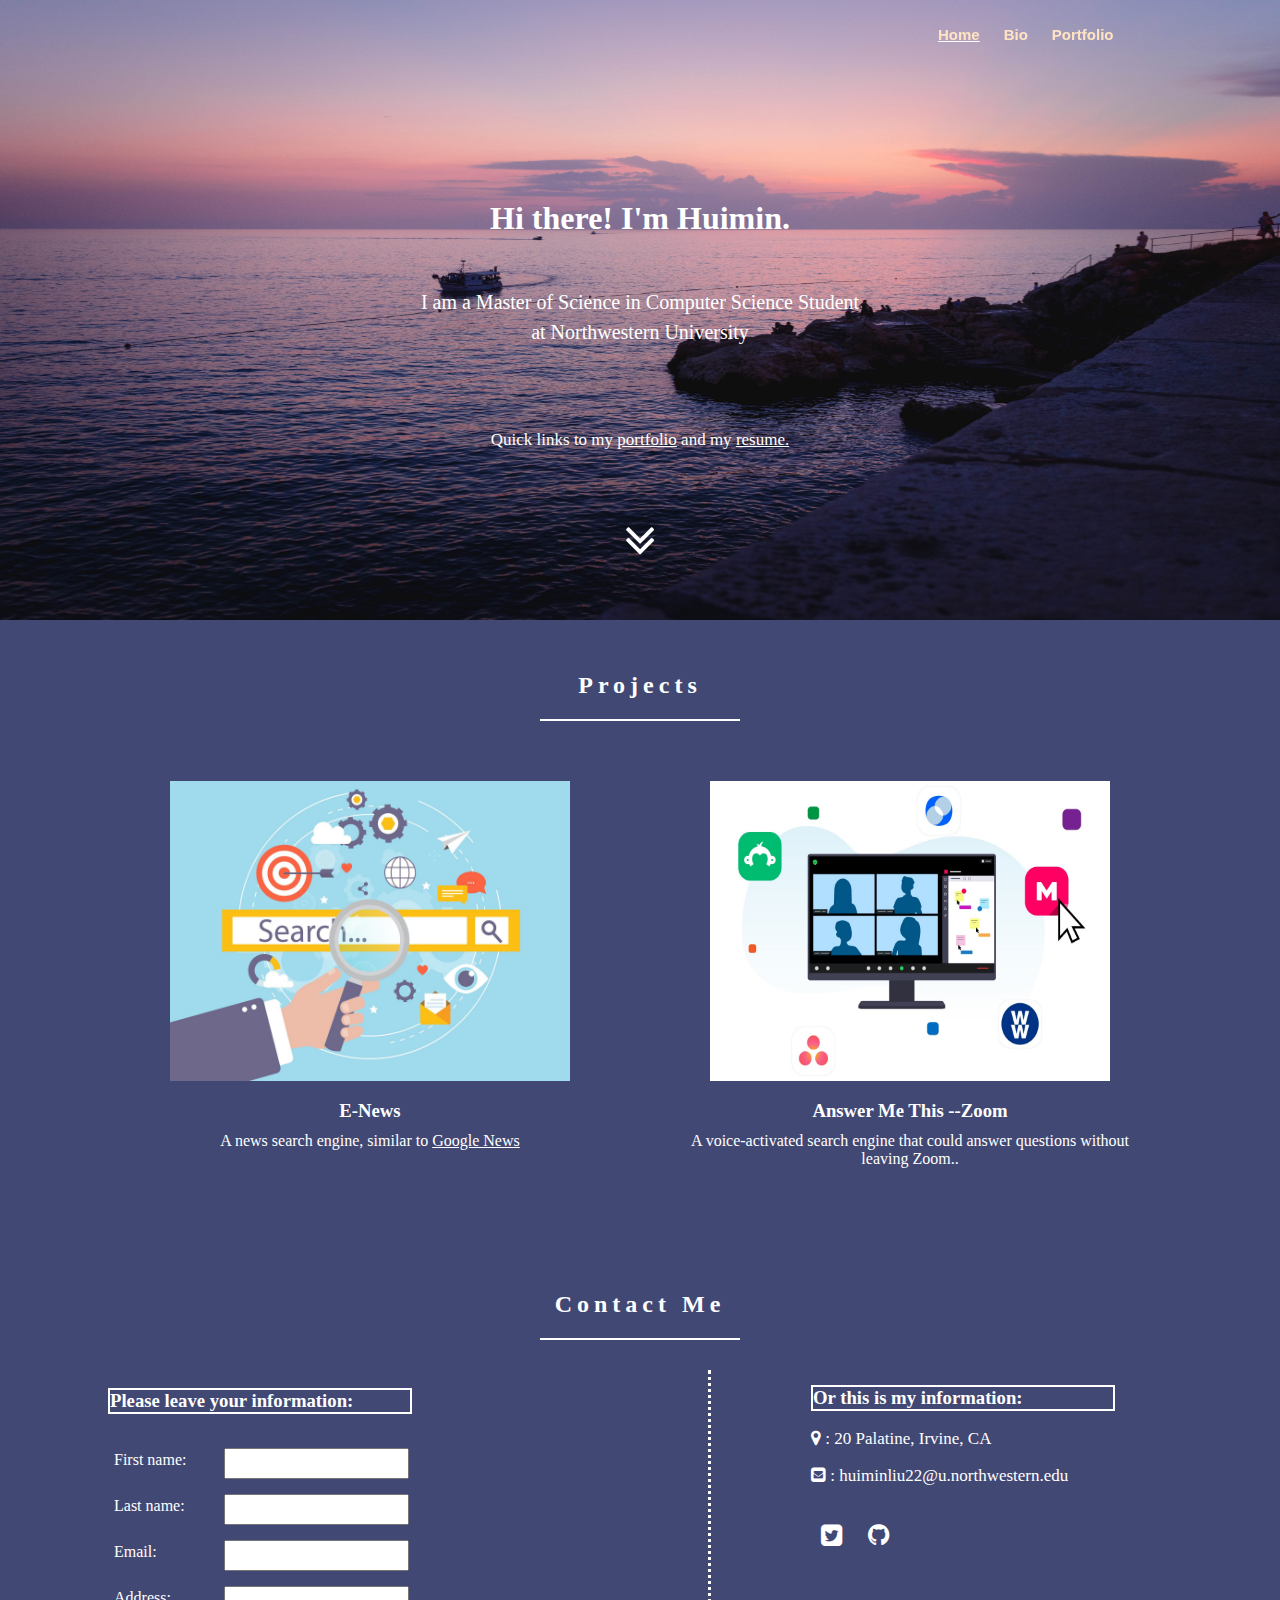
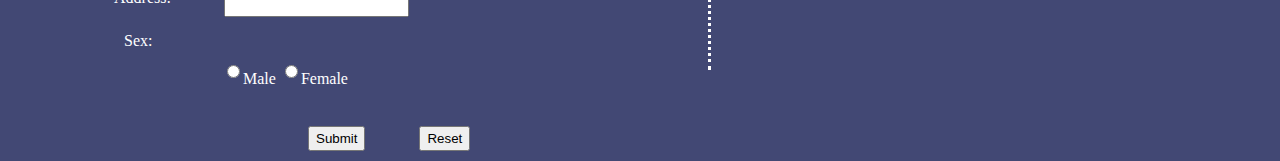
<file: index.html>
<!DOCTYPE html>
<html>
	<head>
		<title>Landing page</title>
		<meta charset="utf-8">
        <link rel="stylesheet" type="text/css" href="styles.css"/>
      	<link rel="stylesheet" href="https://cdnjs.cloudflare.com/ajax/libs/font-awesome/4.7.0/css/font-awesome.min.css">
      	<script src="main.js"></script>
		
	</head>
	<body id="landingbody">
	 <div>
		<span class="background-image" role="img" aria-label="Background: Harbour in dawn"> </span>
		<nav class="navigation-bar">
			<ul role="menubar">
				<li class="actived"><a href="index.html">Home</a></li>
				<li><a href="Bio.html">Bio</a></li>
				<li><a href="portfolio.html">Portfolio</a></li>
			</ul>
		</nav>
		<div id="starter">
			<h1>Hi there! I'm Huimin.</h1>
			<p>I am a Master of Science in Computer Science Student <br>
			at Northwestern University</p>
			<p class="quicklink">Quick links to my <a href="portfolio.html">portfolio</a> and my <a href="Huimin-Resume.pdf">resume.</a></p>
			<div class="Next-button">
				<a href="#mainprojects"><i class="fa fa-angle-double-down"></i></a>
        	</div>
		</div>


		<main>
		 <article id="mainprojects">
			<div class="subheader" id="landsub">
				<h2>Projects</h2>
			</div>
			<div class="myprojects">
				<div class="showcase">
					<a href="News.html"><img class="proimg" src="images/News.jpg" alt="News search engine project image"></a>
					<a href="News.html"><h3 class="proname">E-News</h3></a>
					<p class="prodes">A news search engine, similar to <a href="https://news.google.com/"><u>Google News</u></a></p>
				</div>

				<div class="showcase">
					<a href="Zoom.html"><img class="proimg" src="images/Zoom.jpeg" alt="Answer Me This project image"></a>
					<a href="Zoom.html"><h3 class="proname">Answer Me This --Zoom</h3></a>
					<p class="prodes">A voice-activated search engine that could answer questions without leaving Zoom..</p>
				</div>
			</div>
		 </article>

		 <article id="contact">
		 	<div class="subheader">
				<h2>Contact Me</h2>
			</div>
			<div id="Dataform">
				<form name="DForm" onsubmit="return validateForm()">
					<h3>Please leave your information:</h3>
					<div id="firstname">
						<label for="fname">First name:</label>
        				<input type="text" id="fname" name="fname" aria-label="Firstname" required aria-required="true">
					</div>
					<div id="lastname">
						<label for="lname">Last name:</label>
			        	<input type="text" id="lname" name="lname" aria-label="Lastname" required aria-required="true">
					</div>
        			<div id="Email">
        				<label for="email">Email:</label>
			        	<input type="text" id="email" name="email" aria-label="E-mail" required aria-required="true">
        			</div>
			        <div id="Address">
			        	<label for="address">Address:</label>
			        	<input type="text" id="address" name="address" aria-label="Address" required aria-required="true">
			        </div>

			       <fieldset id="Sex">
			       	 <legend>Sex:</legend>
			       	 <div id="sexvalue">
			       	 	<input type="radio" id="sex" name="sex" value="male" aria-label="Male">Male
			         	<input type="radio" id="sex" name="sex" value="female" aria-label="Female">Female<br><br>
			       	 </div>
			       </fieldset>

			        <div id="Sub">
			        	<input type="submit" value="Submit" onclick=onPress()>
			        </div>
			        <div id="Reset">
			        	<input type="reset" value="Reset">
			        </div>   
				</form>
			</div>

			<section class="huimininfo">
				<h3>Or this is my information:</h3>
						<div class="Address">
							<p ><i class="fa fa-map-marker"></i> : 20 Palatine, Irvine, CA</p>
        				</div>
        				<div class="Email">
							<p ><i class="fa fa-envelope-square"></i> : huiminliu22@u.northwestern.edu</p>
        				</div>
        				<div class="social">
							<ul>
								<li><a href="https://www.facebook.com/huimin.liu.5201/"><i class="fa fa-twitter-square"></i></a></li>
								<li><a href="https://github.com/huiminliu09"><i class="fa fa-github"></i></a></li>
							</ul>
						</div>
			</section>
		 </article>

		</main>
	</div>


	</body>
</html>
</file>
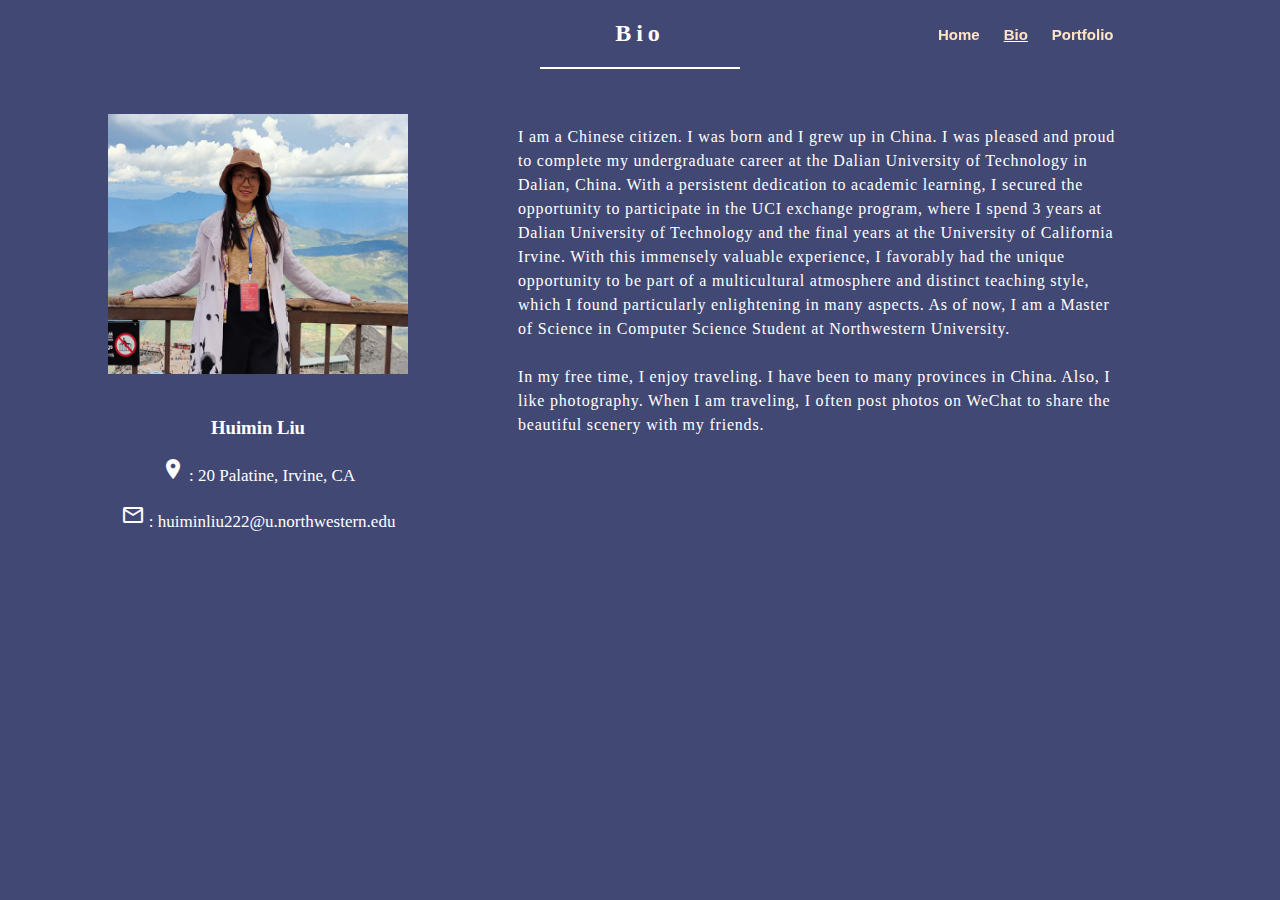
<file: Aboutme.html>
<!DOCTYPE html>
<html>
	<head>
		<title>Bio</title>
		<meta charset="utf-8">
        <link rel="stylesheet" type="text/css" href="styles.css"/>
        <link href="https://fonts.googleapis.com/icon?family=Material+Icons"
      		rel="stylesheet">
    
	</head>
	<body>
		<nav class="navigation-bar">
			<ul role="menubar">
				<li><a href="landing.html">Home</a></li>
				<li class="actived"><a href="Aboutme.html">Bio</a></li>
				<li><a href="portfolio.html">Portfolio</a></li>
			</ul>
		</nav>

		<main>
			<div class="subheader">
				<h2>Bio</h2>
			</div>
			<div id="myinfo">
				<img id="myphoto" src="images/myphoto.jpg" alt="Huimin Liu's Photo">
				<h3>Huimin Liu</h3>
				<div class="Address">
					<p><i class="material-icons">location_on</i> : 20 Palatine, Irvine, CA</p>
        		</div>
        		<div class="Email">
					<p><i class="material-icons">mail_outline</i> : huiminliu222@u.northwestern.edu</p>
        		</div>


			</div>
			<div id="statement">
				<p>I am a Chinese citizen. I was born and I grew up in China. I was pleased and proud to complete my undergraduate career at the Dalian University of Technology in Dalian, China. With a persistent dedication to academic learning, I secured the opportunity to participate in the  UCI exchange program, where I spend 3 years at Dalian University of Technology and the final years at the University of California Irvine. With this immensely valuable experience, I favorably had the unique opportunity to be part of a multicultural atmosphere and distinct teaching style, which I found particularly enlightening in many aspects. As of now, I am a Master of Science in Computer Science Student at Northwestern University. <br><br>In my free time, I enjoy traveling. I have been to many provinces in China. Also, I like photography. When I am traveling, I often post photos on WeChat to share the beautiful scenery with my friends.</p>
				
			</div>
			

			
		</main>

	</body>
</html>
</file>
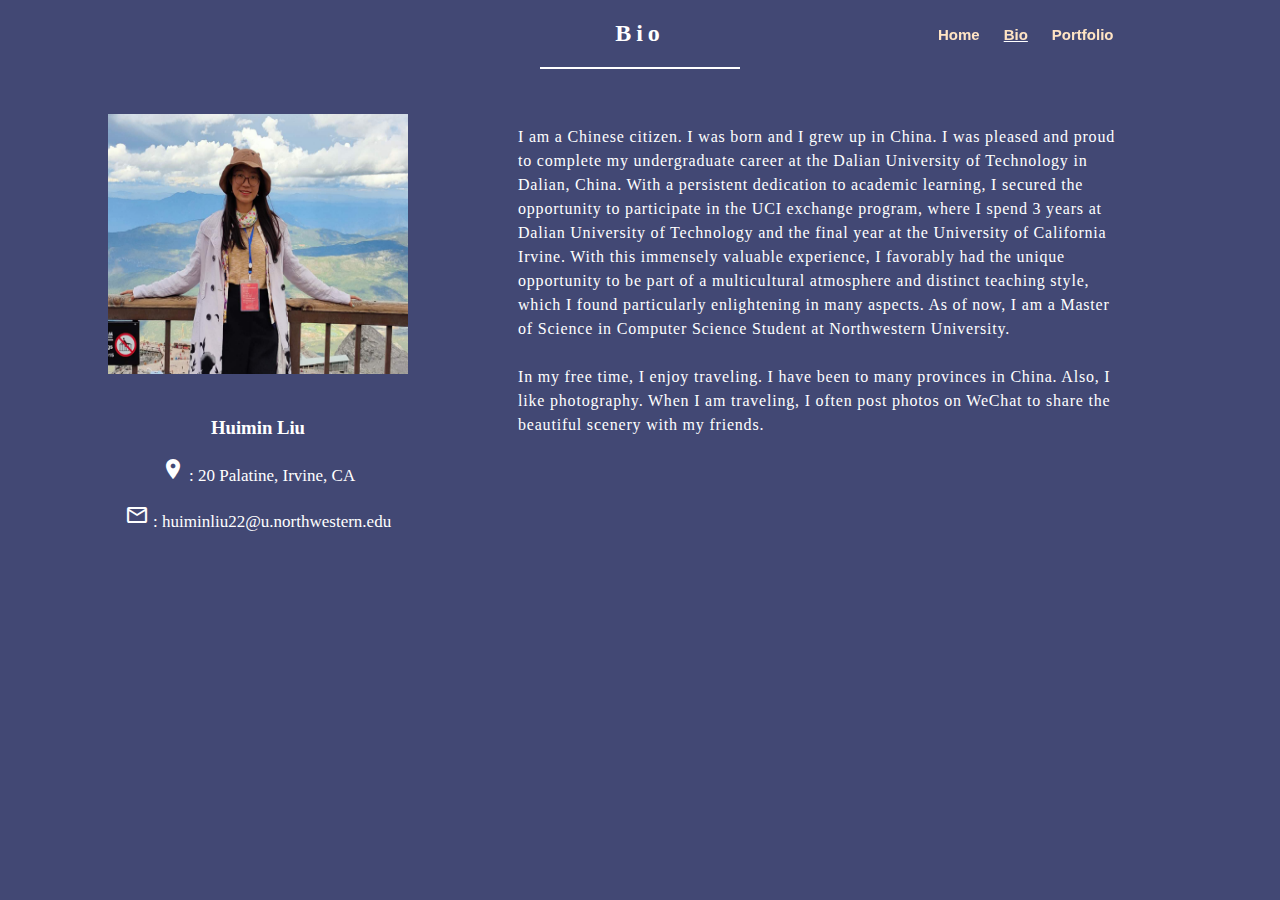
<file: Bio.html>
<!DOCTYPE html>
<html>
	<head>
		<title>Bio</title>
		<meta charset="utf-8">
        <link rel="stylesheet" type="text/css" href="styles.css"/>
        <link href="https://fonts.googleapis.com/icon?family=Material+Icons"
      		rel="stylesheet">
    
	</head>
	<body>
		<nav class="navigation-bar">
			<ul role="menubar">
				<li><a href="index.html">Home</a></li>
				<li class="actived"><a href="Bio.html">Bio</a></li>
				<li><a href="portfolio.html">Portfolio</a></li>
			</ul>
		</nav>

		<main>
			<div class="subheader">
				<h2>Bio</h2>
			</div>
			<div id="myinfo">
				<img id="myphoto" src="images/myphoto.jpg" alt="Huimin Liu's Photo">
				<h3>Huimin Liu</h3>
				<div class="Address">
					<p><i class="material-icons">location_on</i> : 20 Palatine, Irvine, CA</p>
        		</div>
        		<div class="Email">
					<p><i class="material-icons">mail_outline</i> : huiminliu22@u.northwestern.edu</p>
        		</div>

			</div>
			<div id="statement">
				<p>I am a Chinese citizen. I was born and I grew up in China. I was pleased and proud to complete my undergraduate career at the Dalian University of Technology in Dalian, China. With a persistent dedication to academic learning, I secured the opportunity to participate in the  UCI exchange program, where I spend 3 years at Dalian University of Technology and the final year at the University of California Irvine. With this immensely valuable experience, I favorably had the unique opportunity to be part of a multicultural atmosphere and distinct teaching style, which I found particularly enlightening in many aspects. As of now, I am a Master of Science in Computer Science Student at Northwestern University. <br><br>In my free time, I enjoy traveling. I have been to many provinces in China. Also, I like photography. When I am traveling, I often post photos on WeChat to share the beautiful scenery with my friends.</p>
			</div>
		</main>
	</body>
</html>
</file>
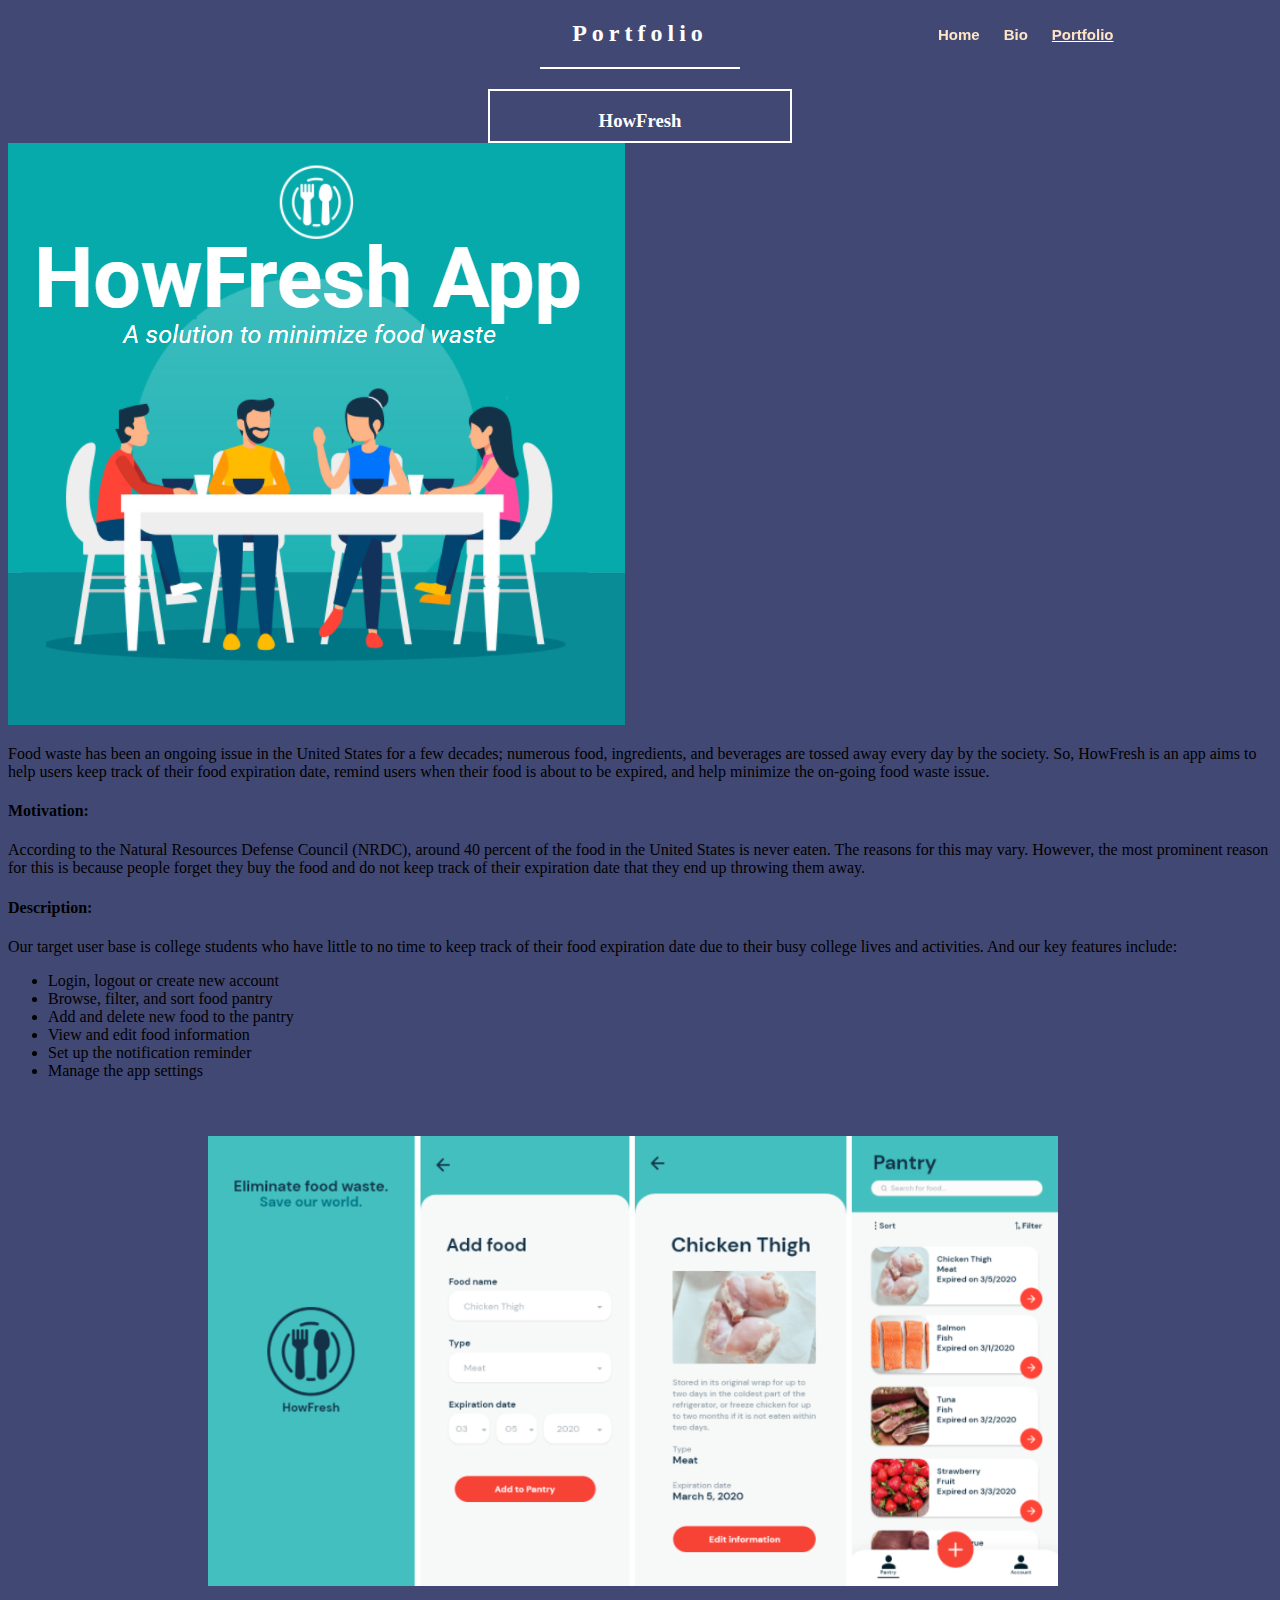
<file: HowFresh.html>
<!DOCTYPE html>
<html>
	<head>
		<title>HowFresh</title>
		<meta charset="utf-8">
    	<link rel="stylesheet" type="text/css" href="styles.css"/>
	</head>
	<body>
		<nav class="navigation-bar">
			<ul role="menubar">
				<li><a href="index.html">Home</a></li>
				<li><a href="Bio.html">Bio</a></li>
				<li class="actived"><a href="portfolio.html">Portfolio</a></li>
			</ul>
		</nav>

		<main>
			<div class="subheader">
				<a href="portfolio.html"><h2>Portfolio</h2></a>
			</div>
			<div class="subsubheader">
				<h3>HowFresh</h3>
			</div>
		
			<div id="HowFreshinfo">
				
				<div id="hfoverview">
					<img id="Overviewimg" src="images/HowFresh.png" alt="HowFresh project image">
					<div id="hfdis">
						<p>Food waste has been an ongoing issue in the United States for a few decades; numerous food, ingredients, and beverages are tossed away every day by the society. So, HowFresh is an app aims to help users keep track of their food expiration date, remind users when their food is about to be expired, and help minimize the on-going food waste issue.</p>
					</div>	
				</div>

				<div id="motivation">
					<h4>Motivation:</h4>
					<p>According to the Natural Resources Defense Council (NRDC), around 40 percent of the food in the United States is never eaten. The reasons for this may vary. However, the most prominent reason for this is because people forget they buy the food and do not keep track of their expiration date that they end up throwing them away. </p>
				</div>

				<div id="description">
					<h4>Description:</h4>
					<p>Our target user base is college students who have little to no time to keep track of their food expiration date due to their busy college lives and activities. And our key features include:</p>
					<ul>
						<li>Login, logout or create new account</li>
						<li>Browse, filter, and sort food pantry</li>
						<li>Add and delete new food to the pantry</li>
						<li>View and edit food information</li>
						<li>Set up the notification reminder</li>
						<li>Manage the app settings</li>
					</ul>
				</div>
				<img id="hfshow" src="images/Howfreshshow.png" alt="HowFresh functions display">
			</div>
		</main>
	</body>
</html>
</file>
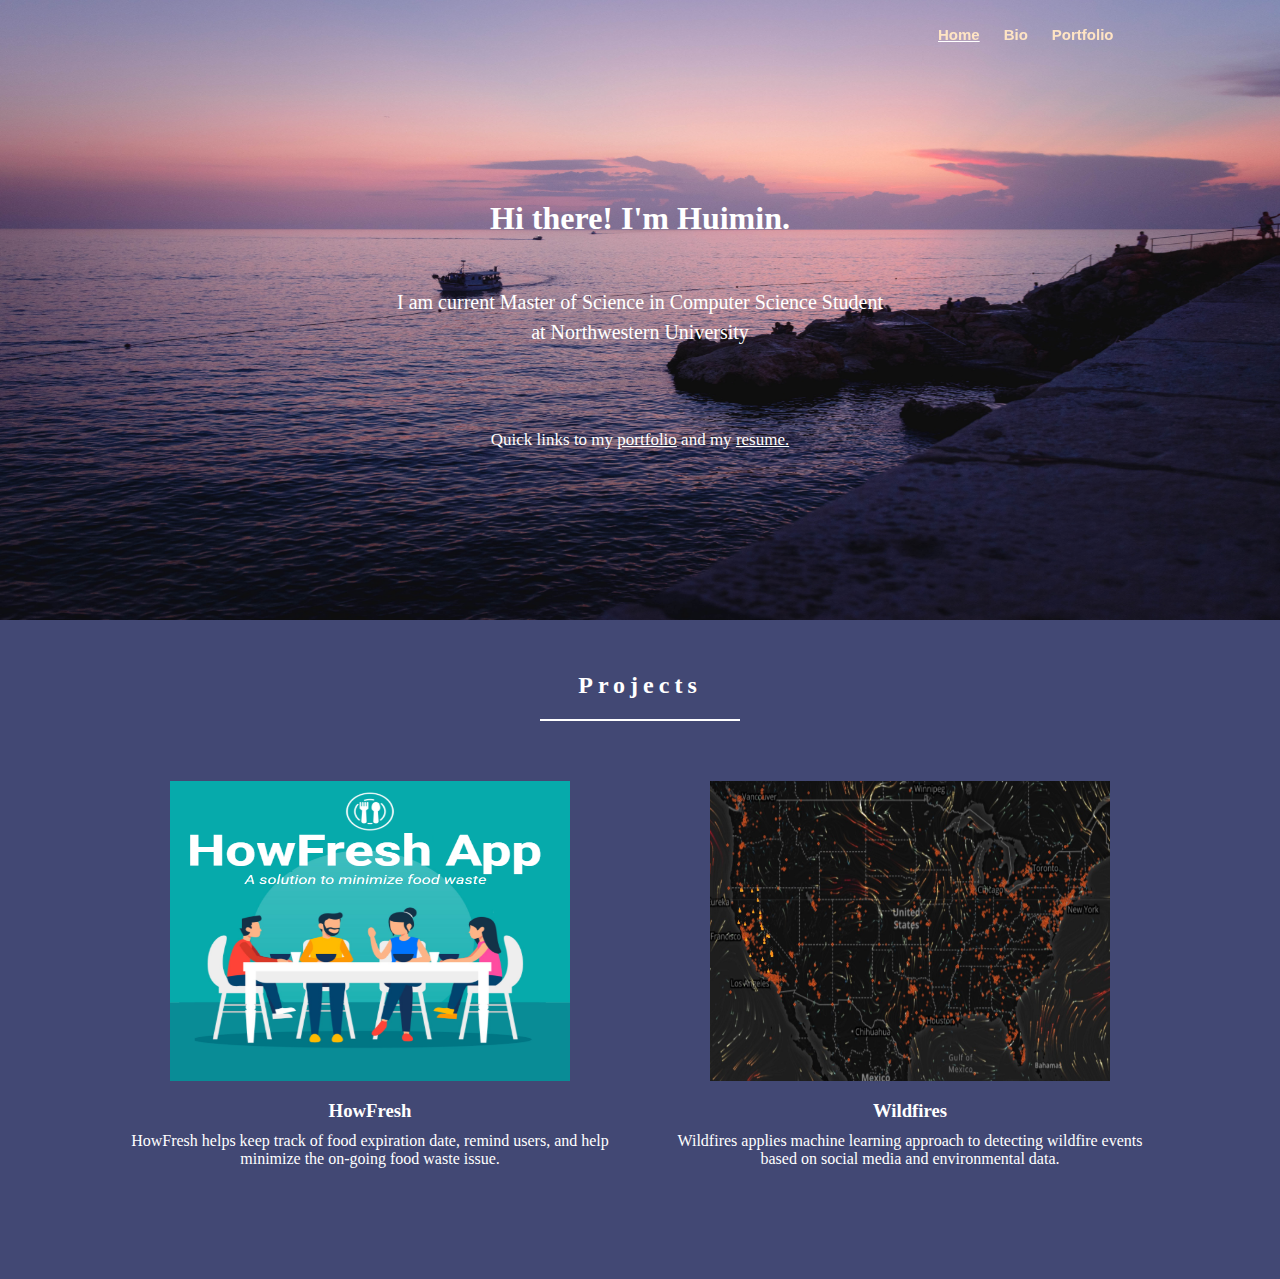
<file: landing.html>
<!DOCTYPE html>
<html>
	<head>
		<title>Landing page</title>
		<meta charset="utf-8">
        <link rel="stylesheet" type="text/css" href="styles.css"/>
        <link href="https://fonts.googleapis.com/icon?family=Material+Icons"
      		rel="stylesheet">
		
	</head>
	<body id="landingbody">
		<nav class="navigation-bar">
			<ul role="menubar">
				<li class="actived"><a href="landing.html">Home</a></li>
				<li><a href="Aboutme.html">Bio</a></li>
				<li><a href="portfolio.html">Portfolio</a></li>
			</ul>
		</nav>
		<div id="starter">
			<h1>Hi there! I'm Huimin.</h1>
			<p>I am current Master of Science in Computer Science Student <br>
			at Northwestern University</p>
			<p class="quicklink">Quick links to my <a href="portfolio.html">portfolio</a> and my <a href="Huimin-Resume.pdf">resume.</a></p>
			<div class="Next-button">
				<a href="#mainprojects"><i class="material-icons">arrow_circle_down</i></a>
        	</div>
		</div>


		<main>
			<article id="mainprojects">
				<div class="subheader" id="landsub">
					<h2>Projects</h2>

				</div>
			<div class="myprojects">
				<div class="showcase">
					<a href="Projectdis.html"><img class="proimg" src="images/HowFresh.png" alt="HowFresh project image"></a>
					<a href="Projectdis.html"><h3 class="proname">HowFresh</h3></a>
					<p class="prodes">HowFresh helps keep track of food expiration date, remind users, and help minimize the on-going food waste issue.</p>
				</div>

				<div class="showcase">
					<img class="proimg" src="images/wfimg.jpg" alt="Wildfires project image">
					<h3 class="proname">Wildfires</h3>
					<p class="prodes">Wildfires applies machine learning approach to detecting wildfire events based on social media and environmental data.</p>
				</div>
			</article>

		</main>


	</body>
</html>
</file>
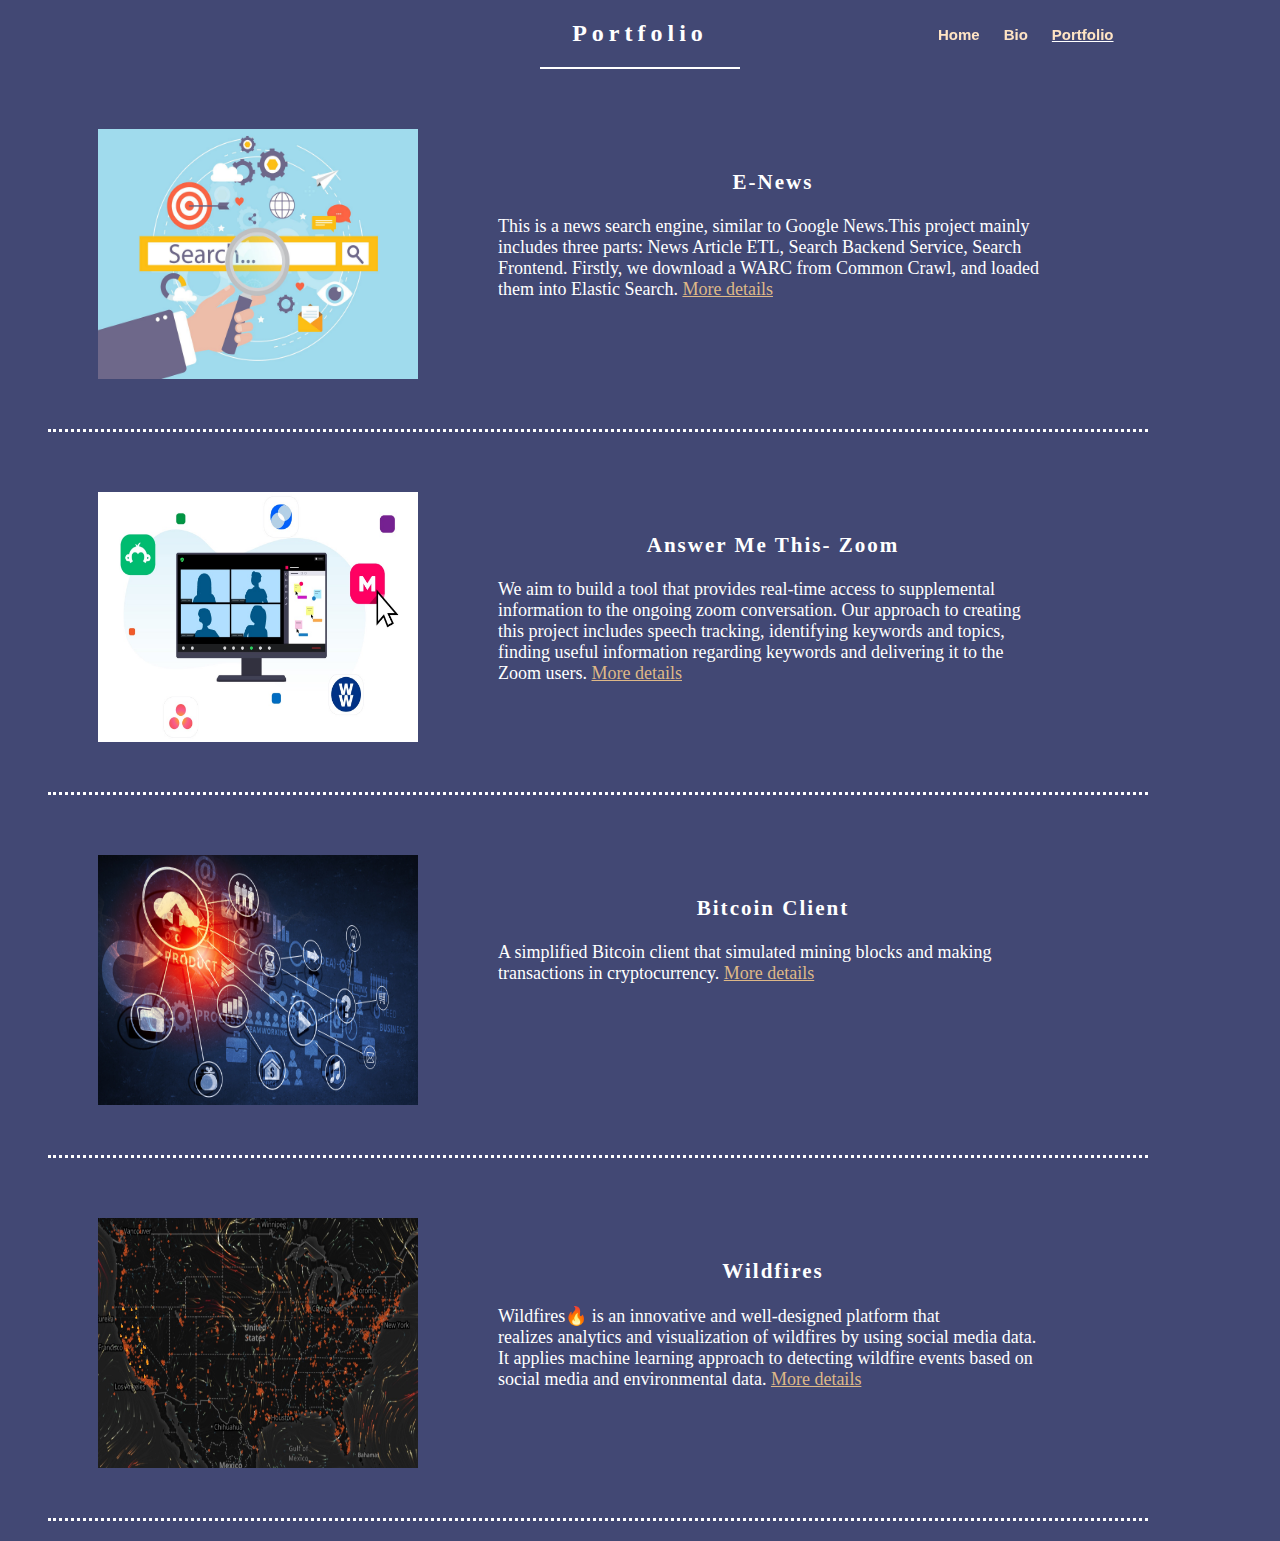
<file: portfolio.html>
<!DOCTYPE html>
<html>
	<head>
		<title>Portfolio page</title>
		<meta charset="utf-8">
    	<link rel="stylesheet" type="text/css" href="styles.css"/>

	</head>
	<body>
		<nav class="navigation-bar">
			<ul role="menubar">
				<li><a href="index.html">Home</a></li>
				<li><a href="Bio.html">Bio</a></li>
				<li class="actived"><a href="portfolio.html">Portfolio</a></li>
			</ul>
		</nav>

		<main>
			<div class="subheader">
				<h2>Portfolio</h2>
			</div>

			<div class="Projects">
				<div  class="mycase">
					<a href="News.html"><img class="caseimg" src="images/News.jpg" alt="E-News project image"></a>
					<div class="caseinfo">
						<a href="News.html"><h3 class="casename">E-News</h3></a>
						<p class="casedes">This is a news search engine, similar to Google News.This project mainly includes three parts: News Article ETL, Search Backend Service, Search Frontend. Firstly, we download a WARC from Common Crawl, and loaded them into Elastic Search.</p>
						<div id="details">
							<a href="News.html">More details</a>
						</div>
					</div>
				</div>

				<div  class="mycase">
					<a href="Zoom.html"><img class="caseimg" src="images/Zoom.jpeg" alt="Answer Me This- Zomm project image"></a>
					<div class="caseinfo">
						<a href="Zoom.html"><h3 class="casename">Answer Me This- Zoom</h3></a>
						<p class="casedes">We aim to build a tool that provides real-time access to supplemental information to the ongoing zoom conversation. Our approach to creating this project includes speech tracking, identifying keywords and topics, finding useful information regarding keywords and delivering it to the Zoom users.</p>
						<div id="details">
							<a href="Zoom.html">More details</a>
						</div>
					</div>
				</div>

				<div class="mycase">
					<a href="https://github.com/huiminliu09/blockchain"><img class="caseimg" src="images/CNN.jpg" alt="Bitcoin Client image"></a>
					<div class="caseinfo">
						<a href="https://github.com/huiminliu09/blockchain"><h3 class="casename">Bitcoin Client</h3></a>
						<p class="casedes">A simplified Bitcoin client that simulated mining blocks and making transactions in cryptocurrency.</p>
						<div id="details">
							<a href="https://github.com/huiminliu09/blockchain">More details</a>
						</div>
					</div>
				</div>
				
				<div class="mycase">
					<a href="https://github.com/ISG-ICS/Wildfires"><img class="caseimg" src="images/wfimg.jpg" alt="Wildfires project image"></a>
					<div class="caseinfo">
						<a href="https://github.com/ISG-ICS/Wildfires"><h3 class="casename">Wildfires</h3></a>
						<p class="casedes">Wildfires🔥 is an innovative and well-designed platform that <br> realizes analytics and visualization of wildfires by using social media data. It applies machine learning approach to detecting wildfire events based on social media and environmental data.</p>
						<div id="details">
							<a href="https://github.com/ISG-ICS/Wildfires">More details</a>
						</div>
					</div>
				</div>


			</div>
		</main>
	</body>
</html>
</file>
<file: styles.css>
/*Landing page*/

.navigation-bar{
	position: fixed;
	top: 0px;
	left: 880px;
	right: 30px;
	padding-left: 3em;
}
.navigation-bar ul{
	list-style: none;
	padding: 0;
}
.navigation-bar li{
	font-family: sans-serif;
	font-size: 15px;
	font-weight: bold;
	display: inline-block;
	padding: 5px;
	user-select: none;
	margin: 5px 5px 5px 5px;
	position: relative;
	color: white;
}
.navigation-bar a:link{
    color:#FFE4C4;
    text-decoration: none;
}
 .navigation-bar a:visited{
    color:#FFE4C4;
    text-decoration: none;
}
.navigation-bar a:hover,
.navigation-bar a:focus{
    color:white;
    text-decoration: underline;  
}
.actived{
	text-decoration: underline;
}

body{
	background-color: #424874;
}

#landingbody{
	color: white;
	background-image: url("images/background.jpg");
	background-repeat: no-repeat;
	background-size: 100% 620px;
}
#starter{
	padding: 0px;
	margin: 200px 0px 100px 0px;
	border: 0px;
	width: 100%;
	height: 300px;
	text-align: center;
}
#starter p{
	margin-top: 50px;
	font-size: 20px;
	line-height: 1.5em;
}
.Next-button{
	margin-bottom: 0px;
	margin-top:  60px;
	font-size: 50px;
	color:white;
}
#starter p.quicklink{
	margin-top: 80px;
	font-size: 17px;
}
.quicklink a:link,
.Next-button a:link,
.social a:link{
    color:white;
}

.quicklink a:visited,
.Next-button a:visited,
.social a:visited{
    color:white;
    text-decoration: none;
}
.quicklink a:hover,
.quicklink a:focus,
.Next-button a:hover,
.Next-button a:focus,
.social a:hover,
.social a:focus{
    color: #DEB887;
    text-decoration: underline;  
}
.subheader{
	width: 200px;
	border-bottom: 2px solid white;
	text-align: center;
	margin: 20px auto 20px auto;
	letter-spacing: 5px;
	color:white;
}
#landsub{
	margin-top: 150px;
	border-top: 2px solid #424874;
}
.myprojects{
	display: flex;
	display: -webkit-flex;
	-webkit-justify-content: center;
	justify-content: center;
	width: 100%;
	height: 530px;
	flex-wrap: wrap;
	margin-right: auto;
	margin-left: auto;
	margin-top: 20px;
}
.showcase{
	margin:20px;
	width: 500px;
	height: 400px;
	text-align: center;
	color: white;
}
.showcase a:link{
    color:white;
    text-decoration: none;
}
.showcase a:visited{
    color:white;
    text-decoration: none;
}
.showcase a:hover,
.showcase a:focus{
    color:#FFE4C4;
    text-decoration: underline;  
}
.proimg{
	width: 400px;
	height: 300px;
	margin:20px 20px 5px 20px;
	cursor: pointer;
	transition: all 0.6s;
	opacity: 1;
}
.proimg:hover,
.proimg:focus{
	transform: scale(1.06);
	opacity: 0.7;
}
.proname,
.prodes{
	margin: 10px;
	text-align: center;
}
#Dataform{
	width: 600px;
	height: 300px;
	margin: 10px 100px;
	border-right: 3px dotted white;
	float: left;
}
#Dataform h3{
	border: 2px solid white;
	width: 300px;
}
.huimininfo{
	float: left;
	width: 350px;
}
.Address,
.Email{
	font-size: 17px;
}
.social{
	font-size: 25px;
	color:white;
}
.huimininfo h3{
	border: 2px solid white;
	width: 300px;
	margin-top: 25px;
}

.social ul{
	list-style: none;
	padding: 0;
}
.social li{
	font-family: sans-serif;
	font-weight: bold;
	display: inline-block;
	padding: 5px;
	user-select: none;
	margin: 5px 5px 5px 5px;
	position: relative;
}

#firstname,#lastname,#Email,#Address{
	display: inline-block;
	margin-top: 15px;
}
#sexvalue{
	margin-left: 100px;
}
#Sex{
	border:none;
	margin-top: 15px;
}
label{
    cursor: pointer;
    display: inline-block;
    padding: 3px 6px;
    text-align: left;
    width: 100px;
    vertical-align: top;
 }
 input{
 	height: 25px;
 }
#Sub{
	margin: 10px 20px 10px 200px;
	display: inline-block;
}
#Reset{
	display: inline-block;
	margin-left: 30px;
}


/*Bio page*/
#myinfo{
	width:400px; 
	height:600px;
	margin:5px 50px;
	text-align: center;
	color:white; 
	float: left;
}

#myphoto{
	width: 300px;
	height: 260px;
	margin: 20px;
}

#statement{
	width: 600px;
	height: 600px;
	line-height: 1.5em;
	font-size: 16px;
	letter-spacing: 0.8px;
	float: left;
	color: white;
	margin: 20px 10px;
}


/*Portfolio page*/
.mycase{
	width: 1100px;
	height: 300px;
	margin: 60px 40px 20px 40px;
	font-size: 18px;
	border-bottom: 3px dotted white;
	color:white;
}

.mycase a:link{
    color:white;
    text-decoration: none;
}

.mycase a:visited{
    color:white;
    text-decoration: none;
}
.mycase a:hover,
.mycase a:focus{
    color: #DEB887;
    text-decoration: underline;  
}
#details{
	display: inline;
}
#details a:link{
    color: #DEB887;
    text-decoration: underline;  
}
 #details a:visited{
    color: #DEB887;
}
#details a:hover,
#details a:focus{
    color: white;
}
.caseimg{
	width: 320px;
	height: 250px;
	float: left;
	margin-left: 50px;
	cursor: pointer;
	transition: all 0.6s;
	opacity: 1;
}
.caseimg:hover,
.caseimg:focus{
	transform: scale(1.06);
	opacity: 0.7;
}
.caseinfo{
	float: left;
	width: 550px;
	height: 280px;
	margin: 20px 80px;
}
.casename{
	text-align: center;
	letter-spacing: 2px;
}
.casedes{
	color: white;
	display: inline;
}

#noborder{
	border: none;
}


/*Zoom page*/
.subsubheader{
	color: white;
	border: 2px solid white;
	width: 300px;
	height: 50px;
	margin: auto;
	text-align: center;
}
.subheader a:link{
    color:white;
    text-decoration: none;
}
 .subheader a:visited{
    color:white;
    text-decoration: none;
}
.subheader a:hover,
.subheader a:focus{
    color: #DEB887;
    text-decoration: underline;  
}
.projectinfo{
	color: white;
}
.demo{
	width: 450px;
	height: 350px;
	margin: 70px 70px 20px 70px;
	float: left;
}
.hfdis{
	width: 500px;
	height: 300px;
	float: left;
	margin: 110px 20px 20px 20px;
	font-size: 20px;
	line-height: 1.5em;
	color: white;
}
.motivation{
	width: 500px;
	height: 350px;
	float: left;
	margin: 30px 70px;
	padding-right: 40px;
	border-right: 5px dotted white;
	font-size: 18px;
	line-height: 1.5em;
}
.description{
	width: 500px;
	height: 350px;
	float: left;
	margin: 30px 20px;
	font-size: 18px;
	line-height: 1.5em;
}

#hfshow{
	width: 850px;
	height: 450px;
	margin: 40px 200px;
}
</file>
